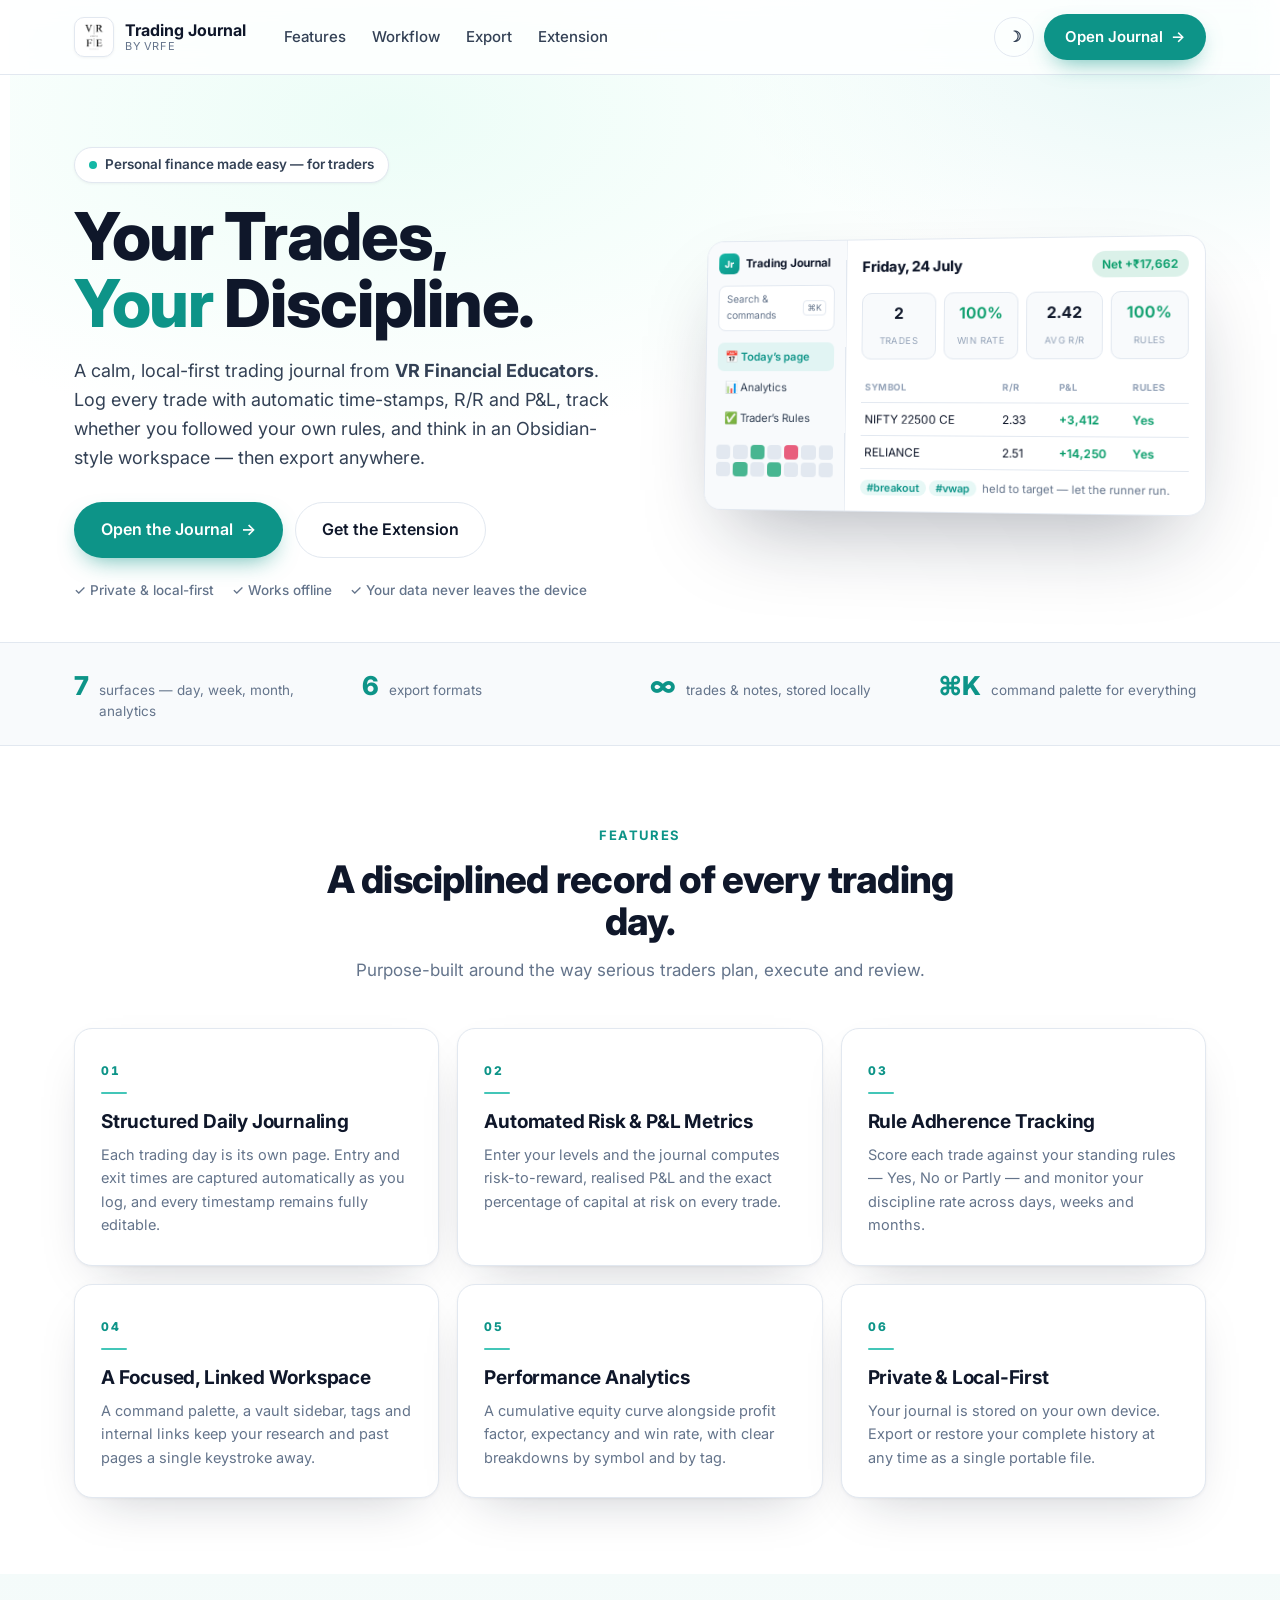
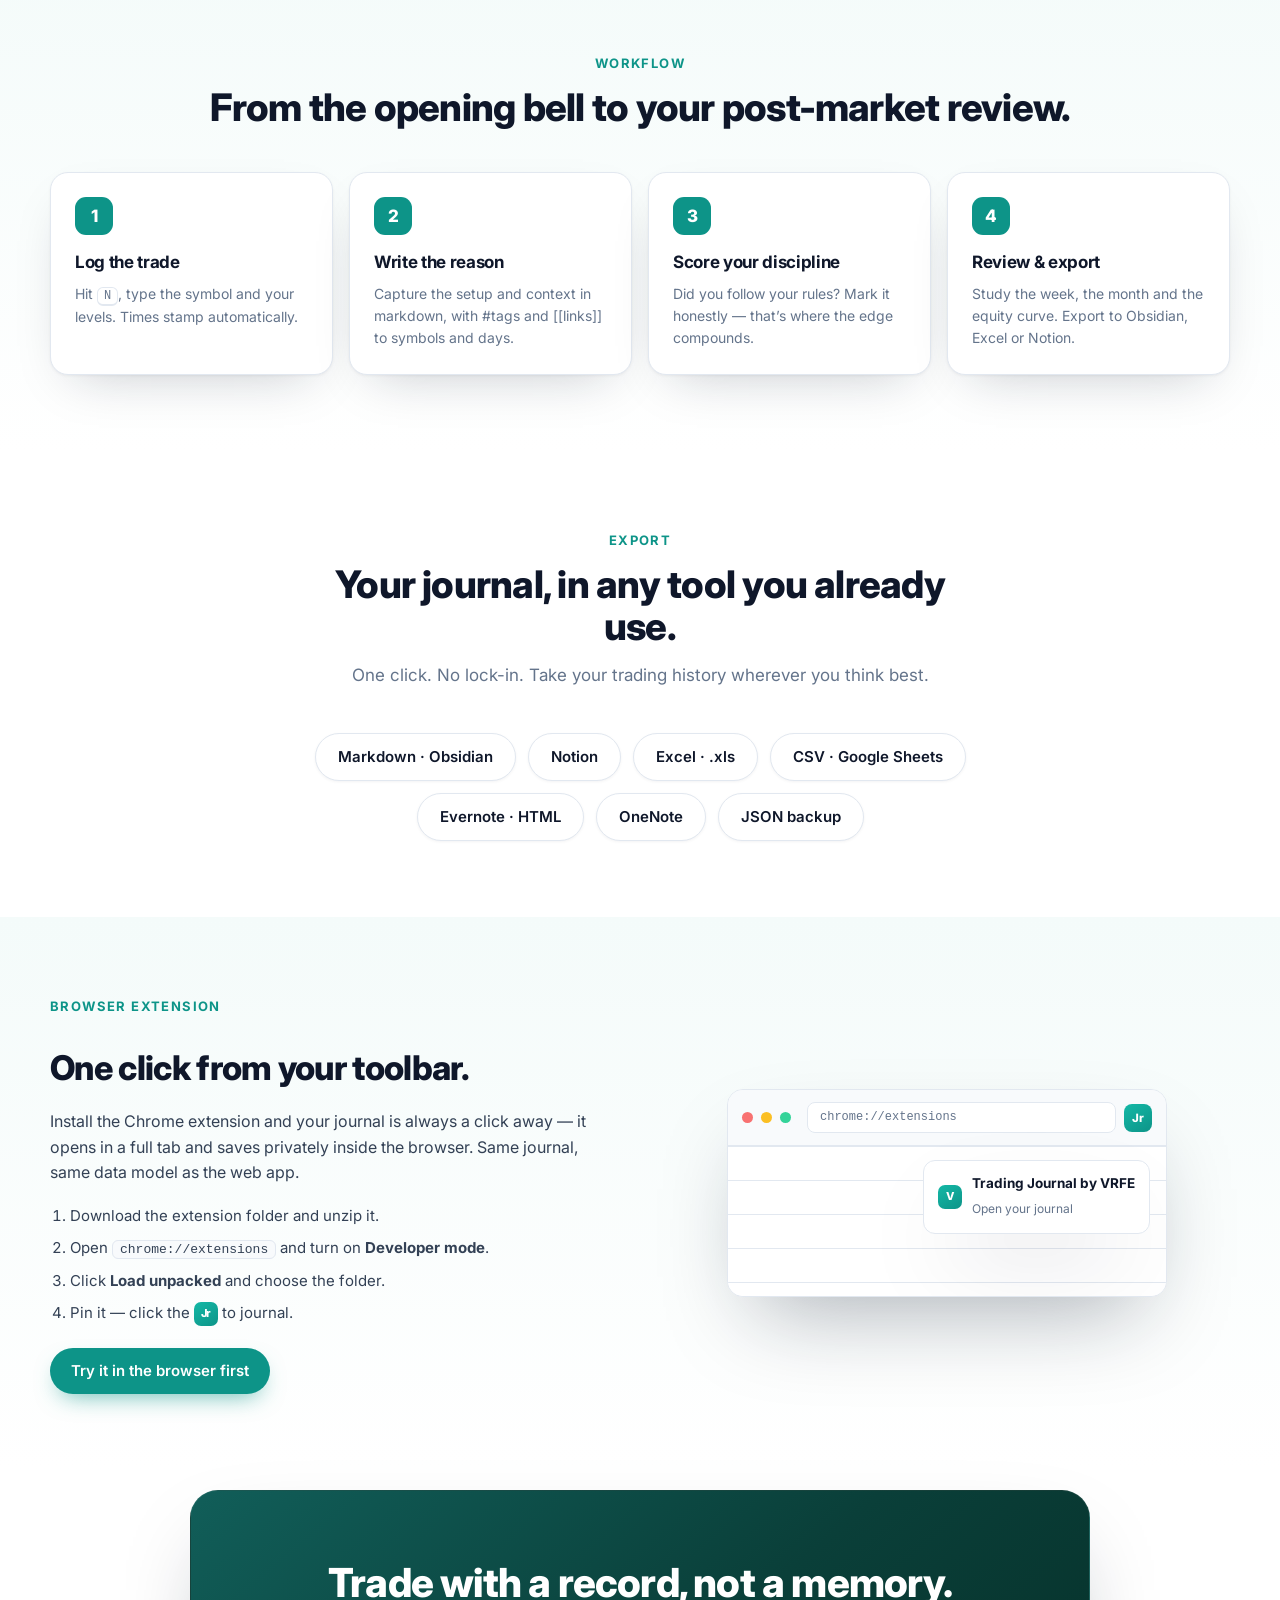
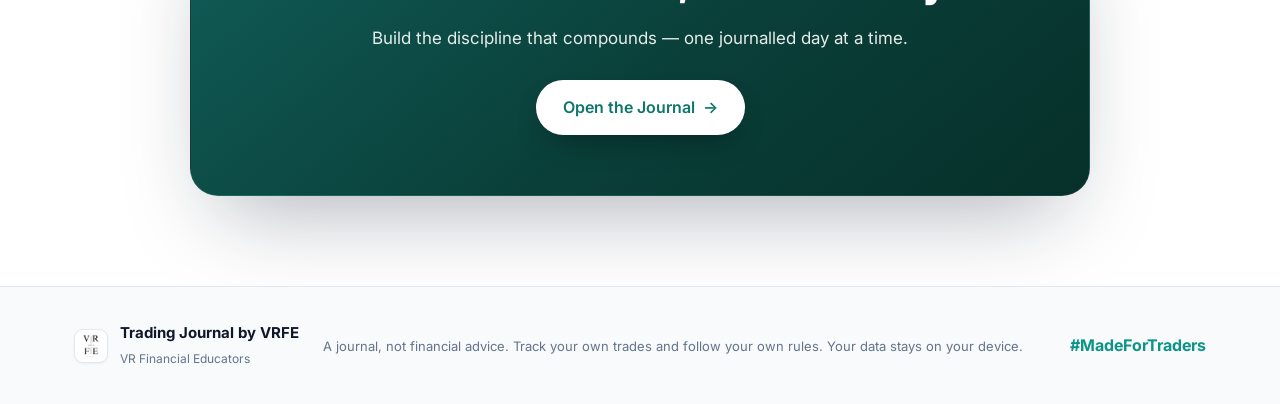
<file: index.html>
<!DOCTYPE html>
<html lang="en" data-theme="light">
<head>
<meta charset="utf-8">
<meta name="viewport" content="width=device-width, initial-scale=1">
<title>Trading Journal by VRFE — VR Financial Educators</title>
<meta name="description" content="A local-first trading journal by VR Financial Educators. Auto-timestamped trades, R/R and P&L, rule tracking, an Obsidian-style workspace, and one-click export to Markdown, Excel, Notion and Obsidian.">
<link rel="icon" href="icons/icon32.png">
<link rel="stylesheet" href="landing.css">
</head>
<body>

<header class="nav">
  <div class="nav-in">
    <a class="brand" href="index.html">
      <img class="brand-logo" src="icons/icon128.png" alt="VRFE — VR Financial Educators" width="128" height="128">
      <span class="brand-text"><span class="bt">Trading Journal</span><span class="bs">by VRFE</span></span>
    </a>
    <nav class="nav-links">
      <a href="#features">Features</a>
      <a href="#workflow">Workflow</a>
      <a href="#export">Export</a>
      <a href="#extension">Extension</a>
    </nav>
    <div class="nav-cta">
      <button class="pill ghost" id="themeToggle" title="Toggle theme" aria-label="Toggle theme">&#9789;</button>
      <a class="pill solid" href="app.html">Open Journal <span class="arr">&rarr;</span></a>
    </div>
  </div>
</header>

<main>
  <!-- HERO -->
  <section class="hero">
    <div class="hero-in">
      <span class="eyebrow"><span class="dot"></span> Personal finance made easy &mdash; for traders</span>
      <h1>Your Trades,<br><span class="accent">Your</span> Discipline.</h1>
      <p class="lede">A calm, local-first trading journal from <strong>VR Financial Educators</strong>. Log every trade with automatic time-stamps, R/R and P&amp;L, track whether you followed your own rules, and think in an Obsidian-style workspace &mdash; then export anywhere.</p>
      <div class="hero-cta">
        <a class="pill solid lg" href="app.html">Open the Journal <span class="arr">&rarr;</span></a>
        <a class="pill outline lg" href="#extension">Get the Extension</a>
      </div>
      <div class="hero-meta">
        <span>&#10003; Private &amp; local-first</span>
        <span>&#10003; Works offline</span>
        <span>&#10003; Your data never leaves the device</span>
      </div>
    </div>

    <!-- app preview mock -->
    <div class="hero-shot" aria-hidden="true">
      <div class="shot">
        <div class="shot-side">
          <div class="ss-brand"><span class="ss-mark">Jr</span><span>Trading Journal</span></div>
          <div class="ss-search">Search &amp; commands <span class="ss-k">&#8984;K</span></div>
          <div class="ss-item on">&#128197; Today&rsquo;s page</div>
          <div class="ss-item">&#128202; Analytics</div>
          <div class="ss-item">&#9989; Trader&rsquo;s Rules</div>
          <div class="ss-cal">
            <span></span><span></span><span class="g"></span><span></span><span class="r"></span><span></span><span></span>
            <span></span><span class="g"></span><span></span><span class="g"></span><span></span><span></span><span></span>
          </div>
        </div>
        <div class="shot-main">
          <div class="sm-top"><span class="sm-h">Friday, 24 July</span><span class="sm-pill pos">Net +₹17,662</span></div>
          <div class="sm-stats"><div><b>2</b><i>Trades</i></div><div><b class="pos">100%</b><i>Win rate</i></div><div><b>2.42</b><i>Avg R/R</i></div><div><b class="pos">100%</b><i>Rules</i></div></div>
          <div class="sm-row head"><span>Symbol</span><span>R/R</span><span>P&amp;L</span><span>Rules</span></div>
          <div class="sm-row"><span>NIFTY 22500 CE</span><span>2.33</span><span class="pos">+3,412</span><span class="pos">Yes</span></div>
          <div class="sm-row"><span>RELIANCE</span><span>2.51</span><span class="pos">+14,250</span><span class="pos">Yes</span></div>
          <div class="sm-note"><span class="tagx">#breakout</span><span class="tagx">#vwap</span> held to target &mdash; let the runner run.</div>
        </div>
      </div>
    </div>
  </section>

  <!-- TRUST STRIP -->
  <section class="strip">
    <div class="strip-in">
      <div><b>7</b><span>surfaces &mdash; day, week, month, analytics</span></div>
      <div><b>6</b><span>export formats</span></div>
      <div><b>&#8734;</b><span>trades &amp; notes, stored locally</span></div>
      <div><b>&#8984;K</b><span>command palette for everything</span></div>
    </div>
  </section>

  <!-- FEATURES -->
  <section id="features" class="section">
    <div class="section-head">
      <span class="kicker">Features</span>
      <h2>A disciplined record of every trading day.</h2>
      <p>Purpose-built around the way serious traders plan, execute and review.</p>
    </div>
    <div class="grid">
      <article class="feat">
        <span class="feat-n">01</span>
        <h3>Structured Daily Journaling</h3>
        <p>Each trading day is its own page. Entry and exit times are captured automatically as you log, and every timestamp remains fully editable.</p>
      </article>
      <article class="feat">
        <span class="feat-n">02</span>
        <h3>Automated Risk &amp; P&amp;L Metrics</h3>
        <p>Enter your levels and the journal computes risk-to-reward, realised P&amp;L and the exact percentage of capital at risk on every trade.</p>
      </article>
      <article class="feat">
        <span class="feat-n">03</span>
        <h3>Rule Adherence Tracking</h3>
        <p>Score each trade against your standing rules &mdash; Yes, No or Partly &mdash; and monitor your discipline rate across days, weeks and months.</p>
      </article>
      <article class="feat">
        <span class="feat-n">04</span>
        <h3>A Focused, Linked Workspace</h3>
        <p>A command palette, a vault sidebar, tags and internal links keep your research and past pages a single keystroke away.</p>
      </article>
      <article class="feat">
        <span class="feat-n">05</span>
        <h3>Performance Analytics</h3>
        <p>A cumulative equity curve alongside profit factor, expectancy and win rate, with clear breakdowns by symbol and by tag.</p>
      </article>
      <article class="feat">
        <span class="feat-n">06</span>
        <h3>Private &amp; Local-First</h3>
        <p>Your journal is stored on your own device. Export or restore your complete history at any time as a single portable file.</p>
      </article>
    </div>
  </section>

  <!-- WORKFLOW -->
  <section id="workflow" class="section alt">
    <div class="section-head">
      <span class="kicker">Workflow</span>
      <h2>From the opening bell to your post-market review.</h2>
    </div>
    <div class="steps">
      <div class="step"><span class="sn">1</span><h3>Log the trade</h3><p>Hit <span class="kbd">N</span>, type the symbol and your levels. Times stamp automatically.</p></div>
      <div class="step"><span class="sn">2</span><h3>Write the reason</h3><p>Capture the setup and context in markdown, with #tags and [[links]] to symbols and days.</p></div>
      <div class="step"><span class="sn">3</span><h3>Score your discipline</h3><p>Did you follow your rules? Mark it honestly &mdash; that&rsquo;s where the edge compounds.</p></div>
      <div class="step"><span class="sn">4</span><h3>Review &amp; export</h3><p>Study the week, the month and the equity curve. Export to Obsidian, Excel or Notion.</p></div>
    </div>
  </section>

  <!-- EXPORT -->
  <section id="export" class="section">
    <div class="section-head">
      <span class="kicker">Export</span>
      <h2>Your journal, in any tool you already use.</h2>
      <p>One click. No lock-in. Take your trading history wherever you think best.</p>
    </div>
    <div class="chips">
      <span class="ex-chip">Markdown &middot; Obsidian</span>
      <span class="ex-chip">Notion</span>
      <span class="ex-chip">Excel &middot; .xls</span>
      <span class="ex-chip">CSV &middot; Google Sheets</span>
      <span class="ex-chip">Evernote &middot; HTML</span>
      <span class="ex-chip">OneNote</span>
      <span class="ex-chip">JSON backup</span>
    </div>
  </section>

  <!-- EXTENSION -->
  <section id="extension" class="section alt">
    <div class="ext-wrap">
      <div class="ext-copy">
        <span class="kicker">Browser extension</span>
        <h2>One click from your toolbar.</h2>
        <p>Install the Chrome extension and your journal is always a click away &mdash; it opens in a full tab and saves privately inside the browser. Same journal, same data model as the web app.</p>
        <ol class="ext-steps">
          <li>Download the extension folder and unzip it.</li>
          <li>Open <code>chrome://extensions</code> and turn on <strong>Developer mode</strong>.</li>
          <li>Click <strong>Load unpacked</strong> and choose the folder.</li>
          <li>Pin it &mdash; click the <span class="mini-mark">Jr</span> to journal.</li>
        </ol>
        <div class="ext-cta">
          <a class="pill solid" href="app.html">Try it in the browser first</a>
        </div>
      </div>
      <div class="ext-art" aria-hidden="true">
        <div class="browser">
          <div class="bbar"><span class="bdot r"></span><span class="bdot y"></span><span class="bdot g"></span><div class="burl">chrome://extensions</div><div class="bext">Jr</div></div>
          <div class="bbody">
            <div class="bpop"><span class="mini-mark">V</span><div><b>Trading Journal by VRFE</b><i>Open your journal</i></div></div>
          </div>
        </div>
      </div>
    </div>
  </section>

  <!-- CTA -->
  <section class="cta">
    <div class="cta-in">
      <h2>Trade with a record, not a memory.</h2>
      <p>Build the discipline that compounds &mdash; one journalled day at a time.</p>
      <a class="pill solid lg" href="app.html">Open the Journal <span class="arr">&rarr;</span></a>
    </div>
  </section>
</main>

<footer class="foot">
  <div class="foot-in">
    <div class="foot-brand">
      <img class="brand-logo sm" src="icons/icon128.png" alt="VRFE" width="128" height="128">
      <div><b>Trading Journal by VRFE</b><span>VR Financial Educators</span></div>
    </div>
    <p class="disc">A journal, not financial advice. Track your own trades and follow your own rules. Your data stays on your device.</p>
    <span class="hash">#MadeForTraders</span>
  </div>
</footer>

<script>
  (function () {
    var root = document.documentElement;
    try { var t = localStorage.getItem('vrfe_landing_theme'); if (t) root.dataset.theme = t; } catch (e) {}
    document.getElementById('themeToggle').addEventListener('click', function () {
      var next = root.dataset.theme === 'dark' ? 'light' : 'dark';
      root.dataset.theme = next;
      try { localStorage.setItem('vrfe_landing_theme', next); } catch (e) {}
    });
  })();
</script>
</body>
</html>
</file>
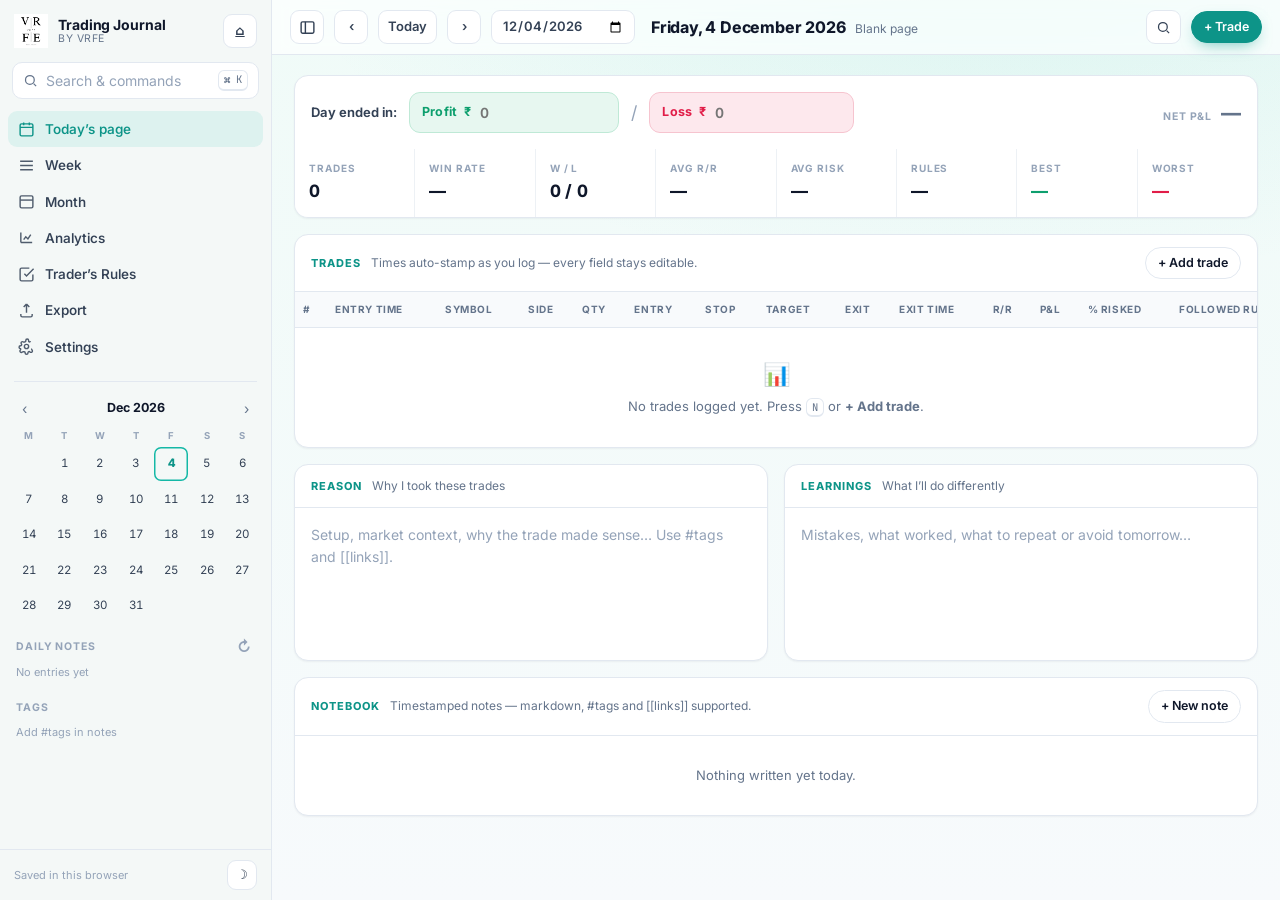
<file: app.html>
<!DOCTYPE html>
<html lang="en" data-theme="light">

<head>
  <meta charset="utf-8">
  <meta name="viewport" content="width=device-width, initial-scale=1">
  <title>Trading Journal by VRFE</title>
  <link rel="icon" href="icons/icon32.png">
  <link rel="stylesheet" href="app.css?v=2">
</head>

<body>
  <div class="app" id="app">

    <!-- ==================== SIDEBAR (vault) ==================== -->
    <aside class="sidebar">
      <div class="sb-brand">
        <img class="brand-logo" src="icons/icon128.png" alt="VRFE" width="34" height="34">
        <div class="brand-text">
          <div class="brand-title">Trading Journal</div>
          <div class="brand-sub">by VRFE</div>
        </div>
        <a class="iconbtn only no-print" id="homeLink" title="Home" style="margin-left:auto"
          href="index.html">&#8962;</a>
      </div>

      <button class="sb-search no-print" id="cmdkOpen">
        <svg class="ic" viewBox="0 0 24 24" width="15" height="15" fill="none" stroke="currentColor" stroke-width="2">
          <circle cx="11" cy="11" r="7" />
          <path d="M21 21l-4-4" />
        </svg>
        <span style="color:var(--ink-4)">Search &amp; commands</span>
        <span class="kbd">&#8984; K</span>
      </button>

      <nav class="sb-nav" id="sbNav">
        <button class="sb-item active" data-view="day">
          <svg class="ic" viewBox="0 0 24 24" fill="none" stroke="currentColor" stroke-width="2">
            <rect x="3" y="4" width="18" height="17" rx="2" />
            <path d="M3 9h18M8 2v4M16 2v4" />
          </svg>
          Today&rsquo;s page
        </button>
        <button class="sb-item" data-view="week">
          <svg class="ic" viewBox="0 0 24 24" fill="none" stroke="currentColor" stroke-width="2">
            <path d="M3 6h18M3 12h18M3 18h18" />
          </svg>
          Week
        </button>
        <button class="sb-item" data-view="month">
          <svg class="ic" viewBox="0 0 24 24" fill="none" stroke="currentColor" stroke-width="2">
            <rect x="3" y="4" width="18" height="17" rx="2" />
            <path d="M3 10h18" />
          </svg>
          Month
        </button>
        <button class="sb-item" data-view="analytics">
          <svg class="ic" viewBox="0 0 24 24" fill="none" stroke="currentColor" stroke-width="2">
            <path d="M4 19V5M4 19h16M8 15l3-4 3 3 4-6" />
          </svg>
          Analytics
        </button>
        <button class="sb-item" data-view="rules">
          <svg class="ic" viewBox="0 0 24 24" fill="none" stroke="currentColor" stroke-width="2">
            <path d="M9 11l3 3L22 4M21 12v7a2 2 0 0 1-2 2H5a2 2 0 0 1-2-2V5a2 2 0 0 1 2-2h11" />
          </svg>
          Trader&rsquo;s Rules
        </button>
        <button class="sb-item" data-view="export">
          <svg class="ic" viewBox="0 0 24 24" fill="none" stroke="currentColor" stroke-width="2">
            <path d="M12 3v12m0-12l-4 4m4-4l4 4M4 17v2a2 2 0 0 0 2 2h12a2 2 0 0 0 2-2v-2" />
          </svg>
          Export
        </button>
        <button class="sb-item" data-view="settings">
          <svg class="ic" viewBox="0 0 24 24" fill="none" stroke="currentColor" stroke-width="2">
            <circle cx="12" cy="12" r="3" />
            <path
              d="M19.4 15a1.65 1.65 0 0 0 .33 1.82l.06.06a2 2 0 1 1-2.83 2.83l-.06-.06a1.65 1.65 0 0 0-2.82 1.17V21a2 2 0 0 1-4 0v-.09A1.65 1.65 0 0 0 8 19.4a1.65 1.65 0 0 0-1.82.33l-.06.06a2 2 0 1 1-2.83-2.83l.06-.06A1.65 1.65 0 0 0 3.6 15H3.5a2 2 0 0 1 0-4h.09A1.65 1.65 0 0 0 5 8.6l-.06-.05a2 2 0 1 1 2.83-2.83l.06.06A1.65 1.65 0 0 0 9 5.6h.09A1.65 1.65 0 0 0 11 3.6V3.5a2 2 0 0 1 4 0v.09A1.65 1.65 0 0 0 16 5.6h.09a1.65 1.65 0 0 0 1.51-1.17" />
          </svg>
          Settings
        </button>
      </nav>

      <div class="sb-sep"></div>

      <div class="sb-scroll">
        <div class="mini-cal">
          <div class="mc-head">
            <button class="mc-nav" id="mcPrev">&#8249;</button>
            <div class="mc-title" id="mcTitle">—</div>
            <button class="mc-nav" id="mcNext">&#8250;</button>
          </div>
          <div class="mc-grid" id="mcGrid"></div>
        </div>

        <div class="sb-head">Daily notes <button id="sbNewDay" title="Go to today">&#8635;</button></div>
        <div id="dayList"></div>

        <div class="sb-head" style="margin-top:6px">Tags</div>
        <div id="tagList" style="padding-bottom:8px"></div>
      </div>

      <div class="sb-foot no-print">
        <span class="grow" style="font-size:11px;color:var(--ink-4)" id="storeInfo">Saved locally</span>
        <button class="iconbtn only" id="themeBtn" title="Toggle theme"
          style="height:30px;min-width:30px">&#9789;</button>
      </div>
    </aside>
    <div class="scrim" id="scrim"></div>

    <!-- ==================== MAIN ==================== -->
    <main class="main">
      <div class="topbar">
        <button class="iconbtn only no-print" id="sbToggle" title="Toggle sidebar">
          <svg viewBox="0 0 24 24" width="17" height="17" fill="none" stroke="currentColor" stroke-width="2">
            <rect x="3" y="4" width="18" height="16" rx="2" />
            <path d="M9 4v16" />
          </svg>
        </button>
        <button class="iconbtn only no-print" id="navPrev" title="Previous day">&#8249;</button>
        <button class="iconbtn no-print" id="navToday">Today</button>
        <button class="iconbtn only no-print" id="navNext" title="Next day">&#8250;</button>
        <input type="date" class="iconbtn no-print" id="datePick" style="padding:0 10px">
        <div class="crumb" style="margin-left:6px">
          <span class="h" id="crumbH">&nbsp;</span>
          <span class="s" id="crumbS">&nbsp;</span>
        </div>
        <div class="grow"></div>
        <button class="iconbtn no-print" id="cmdkOpen2" title="Command palette (⌘K)">
          <svg viewBox="0 0 24 24" width="15" height="15" fill="none" stroke="currentColor" stroke-width="2">
            <circle cx="11" cy="11" r="7" />
            <path d="M21 21l-4-4" />
          </svg>
        </button>
        <button class="btn primary sm no-print" id="addTradeTop">+ Trade</button>
      </div>

      <div class="content" id="content">
        <div class="pad">

          <!-- ===== DAY ===== -->
          <section id="view-day">
            <div class="card">
              <div class="dayresult">
                <span class="dr-label">Day ended in:</span>
                <div class="chip profit"><span class="nm">Profit</span><span class="nm cur">&#8377;</span><input
                    id="dayProfit" inputmode="decimal" placeholder="0"></div>
                <span class="slash">/</span>
                <div class="chip loss"><span class="nm">Loss</span><span class="nm cur">&#8377;</span><input
                    id="dayLoss" inputmode="decimal" placeholder="0"></div>
                <div class="net"><span class="k">Net P&amp;L</span><span class="v" id="dayNet">&mdash;</span></div>
              </div>
              <div class="stats" id="dayStats"></div>
            </div>

            <div class="card">
              <div class="card-head">
                <span class="card-title">Trades</span>
                <span class="card-sub">Times auto-stamp as you log &mdash; every field stays editable.</span>
                <div class="grow"></div>
                <button class="btn sm no-print" id="addTrade2">+ Add trade</button>
              </div>
              <div class="tscroll">
                <table class="trades">
                  <thead>
                    <tr>
                      <th class="rownum">#</th>
                      <th>Entry Time</th>
                      <th>Symbol</th>
                      <th>Side</th>
                      <th class="num">Qty</th>
                      <th class="num">Entry</th>
                      <th class="num">Stop</th>
                      <th class="num">Target</th>
                      <th class="num">Exit</th>
                      <th>Exit Time</th>
                      <th class="num">R/R</th>
                      <th class="num">P&amp;L</th>
                      <th class="num">% Risked</th>
                      <th>Followed rules?</th>
                      <th>Note</th>
                      <th class="no-print"></th>
                    </tr>
                  </thead>
                  <tbody id="tradeBody"></tbody>
                </table>
              </div>
              <div class="empty hidden" id="tradeEmpty">
                <div class="big">&#128202;</div>No trades logged yet. Press <span class="kbd">N</span> or <strong>+ Add
                  trade</strong>.
              </div>
            </div>

            <div class="two-col">
              <div class="card">
                <div class="card-head"><span class="card-title">Reason</span><span class="card-sub">Why I took these
                    trades</span></div>
                <div class="card-body" data-md="reason"
                  data-ph="Setup, market context, why the trade made sense&hellip; Use #tags and [[links]]."></div>
              </div>
              <div class="card">
                <div class="card-head"><span class="card-title">Learnings</span><span class="card-sub">What I&rsquo;ll
                    do differently</span></div>
                <div class="card-body" data-md="learnings"
                  data-ph="Mistakes, what worked, what to repeat or avoid tomorrow&hellip;"></div>
              </div>
            </div>

            <div class="card">
              <div class="card-head">
                <span class="card-title">Notebook</span>
                <span class="card-sub">Timestamped notes &mdash; markdown, #tags and [[links]] supported.</span>
                <div class="grow"></div>
                <button class="btn sm no-print" id="addNote">+ New note</button>
              </div>
              <div id="noteList"></div>
              <div class="empty hidden" id="noteEmpty">Nothing written yet today.</div>
            </div>

            <div class="card" id="backlinkCard">
              <div class="card-head"><span class="card-title">Linked mentions</span><span class="card-sub"
                  id="blSub">Other days that link here</span></div>
              <div class="backlinks" id="backlinks"></div>
            </div>
          </section>

          <!-- ===== WEEK ===== -->
          <section id="view-week" class="hidden">
            <div class="card">
              <div class="stats" id="weekStats"></div>
            </div>
            <div class="card">
              <table class="grid" id="weekTable"></table>
            </div>
          </section>

          <!-- ===== MONTH ===== -->
          <section id="view-month" class="hidden">
            <div class="card">
              <div class="stats" id="monthStats"></div>
            </div>
            <div class="card">
              <div class="cal" id="calendar"></div>
            </div>
          </section>

          <!-- ===== ANALYTICS ===== -->
          <section id="view-analytics" class="hidden">
            <div class="card">
              <div class="card-head"><span class="card-title">Equity curve</span><span class="card-sub"
                  id="eqSub">Cumulative net P&amp;L</span>
                <div class="grow"></div>
                <div class="seg no-print" id="eqSeg">
                  <button data-eq="30" class="active">30d</button><button data-eq="90">90d</button><button
                    data-eq="365">1y</button><button data-eq="all">All</button>
                </div>
              </div>
              <div class="equity" id="equity"></div>
            </div>
            <div class="card">
              <div class="stats" id="anStats"></div>
            </div>
            <div class="two-col">
              <div class="card">
                <div class="card-head"><span class="card-title">By symbol</span></div>
                <table class="grid" id="bySymbol"></table>
              </div>
              <div class="card">
                <div class="card-head"><span class="card-title">By tag</span></div>
                <table class="grid" id="byTag"></table>
              </div>
            </div>
          </section>

          <!-- ===== RULES ===== -->
          <section id="view-rules" class="hidden">
            <div class="card">
              <div class="rules-hero">
                <h2>Trader&rsquo;s Rules</h2>
                <p>Your standing rules, exported with every journal. Edit freely to match your system.</p>
              </div>
              <ul class="rules-list" id="rulesList"></ul>
              <div class="card-body no-print"
                style="display:flex;gap:8px;flex-wrap:wrap;border-top:1px solid var(--line)">
                <button class="btn" id="addRule">+ Add rule</button>
                <button class="btn ghost" id="resetRules">Restore VRFE defaults</button>
              </div>
            </div>
          </section>

          <!-- ===== EXPORT ===== -->
          <section id="view-export" class="hidden">
            <div class="card">
              <div class="card-head"><span class="card-title">Export range</span>
                <div class="grow"></div>
                <div class="seg" id="scopeSeg">
                  <button data-scope="day" class="active">Day</button><button data-scope="week">Week</button><button
                    data-scope="month">Month</button><button data-scope="all">Everything</button>
                </div>
              </div>
              <div class="card-body">
                <div class="exp-grid">
                  <div class="exp-card">
                    <h4>Markdown <span class="badge">Obsidian · Notion</span></h4>
                    <p>YAML front-matter, tables, #tags and [[links]] preserved. Drops straight into a vault.</p>
                    <div class="exp-actions"><button class="btn primary sm" data-dl="md">Download</button><button
                        class="btn sm" data-copy="md">Copy</button><button class="btn sm ghost"
                        data-prev="md">Preview</button></div>
                  </div>
                  <div class="exp-card">
                    <h4>Trades CSV <span class="badge">Excel · Sheets</span></h4>
                    <p>One row per trade. Opens in Excel, Google Sheets or a Notion database.</p>
                    <div class="exp-actions"><button class="btn primary sm" data-dl="csv">Download</button><button
                        class="btn sm" data-copy="csv">Copy</button><button class="btn sm ghost"
                        data-prev="csv">Preview</button></div>
                  </div>
                  <div class="exp-card">
                    <h4>Daily summary CSV</h4>
                    <p>One row per day &mdash; P&amp;L, win rate, rule adherence, reason &amp; learnings.</p>
                    <div class="exp-actions"><button class="btn primary sm" data-dl="daycsv">Download</button><button
                        class="btn sm" data-copy="daycsv">Copy</button><button class="btn sm ghost"
                        data-prev="daycsv">Preview</button></div>
                  </div>
                  <div class="exp-card">
                    <h4>Excel workbook <span class="badge">.xls</span></h4>
                    <p>Formatted, styled sheet. Double-click to open in Excel or Numbers.</p>
                    <div class="exp-actions"><button class="btn primary sm" data-dl="xls">Download</button></div>
                  </div>
                  <div class="exp-card">
                    <h4>Rich HTML <span class="badge">Evernote</span></h4>
                    <p>For Evernote &amp; OneNote &mdash; download or copy and paste directly in.</p>
                    <div class="exp-actions"><button class="btn primary sm" data-dl="html">Download</button><button
                        class="btn sm" data-copy="html">Copy</button></div>
                  </div>
                  <div class="exp-card">
                    <h4>JSON backup</h4>
                    <p>Complete backup of every day, trade, note &amp; rule. Restore from Settings.</p>
                    <div class="exp-actions"><button class="btn primary sm" data-dl="json">Download</button></div>
                  </div>
                </div>
                <pre class="preview hidden" id="preview"></pre>
              </div>
            </div>
          </section>

          <!-- ===== SETTINGS ===== -->
          <section id="view-settings" class="hidden">
            <div class="two-col">
              <div class="card">
                <div class="card-head"><span class="card-title">Account</span></div>
                <div class="card-body">
                  <div class="field"><label for="setName">Trader name</label><input id="setName"
                      placeholder="Your name"></div>
                  <div class="field"><label for="setAccount">Account size</label><input id="setAccount"
                      inputmode="decimal" placeholder="100000"><span class="hint">Drives <strong>% of account
                        risked</strong> on every trade.</span></div>
                  <div class="field"><label for="setCurrency">Currency symbol</label><input id="setCurrency"
                      placeholder="&#8377;"></div>
                  <div class="field"><label for="setStamp">Auto timestamp</label><select id="setStamp">
                      <option value="on">On &mdash; stamp date &amp; time automatically (editable)</option>
                      <option value="off">Off &mdash; enter times manually</option>
                    </select></div>
                </div>
              </div>
              <div class="card">
                <div class="card-head"><span class="card-title">Data</span></div>
                <div class="card-body">
                  <div class="field"><label>Backup</label>
                    <div style="display:flex;gap:8px;flex-wrap:wrap"><button class="btn" id="btnBackup">Download JSON
                        backup</button><button class="btn" id="btnRestore">Restore from file</button><input type="file"
                        id="restoreFile" accept="application/json" class="hidden"></div><span class="hint">Everything
                      stays on this device. Nothing is uploaded.</span>
                  </div>
                  <div class="field"><label>Sample data</label>
                    <div><button class="btn" id="btnDemo">Load demo week</button></div><span class="hint">Fills the last
                      5 weekdays with example trades.</span>
                  </div>
                  <div class="field"><label>Danger zone</label>
                    <div style="display:flex;gap:8px;flex-wrap:wrap"><button class="btn danger" id="btnClearDay">Clear
                        this day</button><button class="btn danger" id="btnClearAll">Erase all data</button></div>
                  </div>
                  <div class="field"><label>About</label><span class="hint">Trading Journal by VRFE (VR Financial
                      Educators) &middot; v2.0<br>A journal, not advice. Track your own trades, follow your own
                      rules.</span></div>
                </div>
              </div>
            </div>
          </section>

        </div>
      </div>
    </main>
  </div>

  <!-- command palette -->
  <div class="cmdk-back hidden" id="cmdkBack">
    <div class="cmdk" role="dialog" aria-label="Command palette">
      <div class="cmdk-in">
        <svg class="ic" viewBox="0 0 24 24" fill="none" stroke="currentColor" stroke-width="2">
          <circle cx="11" cy="11" r="7" />
          <path d="M21 21l-4-4" />
        </svg>
        <input id="cmdkInput" placeholder="Jump to a day, search notes, or run a command…" autocomplete="off">
      </div>
      <div class="cmdk-list" id="cmdkList"></div>
      <div class="cmdk-foot">
        <span><span class="kbd">&#8593;&#8595;</span> navigate</span>
        <span><span class="kbd">&#8629;</span> open</span>
        <span><span class="kbd">esc</span> close</span>
        <span style="margin-left:auto">Type <strong>&gt;</strong> for commands, <strong>#</strong> for tags</span>
      </div>
    </div>
  </div>

  <div id="toast"></div>
  <script src="app.js"></script>
</body>

</html>
</file>
<file: landing.css>
/* ============================================================
   Trading Journal by VRFE — landing page
   Design language mirrors vrpersonalfinance.in (Inter · teal · slate)
   ============================================================ */
@import url('https://fonts.googleapis.com/css2?family=Inter:wght@400;500;600;700;800&display=swap');

:root {
  --teal: #14B8A6; --teal-600: #0D9488; --teal-700: #0F766E; --teal-400: #2DD4BF;
  --teal-tint: rgba(20,184,166,.10);
  --ink: #0F172A; --ink-2: #334155; --ink-3: #64748B; --ink-4: #94A3B8;
  --bg: #FFFFFF; --panel: #FFFFFF; --panel-2: #F8FAFC; --line: #E2E8F0;
  --mint-a: #ECFDF7; --mint-b: #F4FBFA;
  --green: #0E9F6E; --rose: #E11D48;
  --shadow: 0 1px 3px rgba(15,23,42,.05), 0 20px 50px -24px rgba(15,23,42,.25);
  --shadow-lg: 0 40px 90px -30px rgba(15,23,42,.35);
  --font: 'Inter', system-ui, -apple-system, "Segoe UI", Roboto, sans-serif;
  --radius: 18px;
}
[data-theme="dark"] {
  --teal: #2DD4BF; --teal-600: #14B8A6; --teal-700: #5EEAD4; --teal-400: #5EEAD4;
  --teal-tint: rgba(45,212,191,.14);
  --ink: #E7ECF3; --ink-2: #B6C2D1; --ink-3: #8A99AC; --ink-4: #64748B;
  --bg: #0B1120; --panel: #111A2B; --panel-2: #0E1626; --line: #1F2C43;
  --mint-a: #0B1A18; --mint-b: #0B1120;
  --green: #34D399; --rose: #FB7185;
  --shadow: 0 1px 3px rgba(0,0,0,.4), 0 24px 60px -28px rgba(0,0,0,.7);
  --shadow-lg: 0 50px 100px -30px rgba(0,0,0,.8);
}

* { box-sizing: border-box; }
html { scroll-behavior: smooth; }
body {
  margin: 0; font-family: var(--font); color: var(--ink); background: var(--bg);
  font-size: 16px; line-height: 1.6; -webkit-font-smoothing: antialiased;
}
a { color: inherit; text-decoration: none; }
::selection { background: var(--teal-tint); }
h1, h2, h3 { letter-spacing: -.02em; }

.pill {
  display: inline-flex; align-items: center; gap: 8px; border-radius: 999px;
  padding: 10px 20px; font-weight: 600; font-size: 15px; cursor: pointer;
  border: 1px solid transparent; transition: transform .06s, background .16s, border-color .16s, box-shadow .16s;
  white-space: nowrap;
}
.pill:active { transform: translateY(1px); }
.pill.solid { background: var(--teal-600); color: #fff; box-shadow: 0 10px 24px -10px rgba(13,148,136,.7); }
.pill.solid:hover { background: var(--teal-700); }
.pill.outline { border-color: var(--line); background: var(--panel); color: var(--ink); }
.pill.outline:hover { border-color: var(--teal); }
.pill.ghost { background: transparent; border-color: var(--line); color: var(--ink-2); width: 40px; height: 40px; justify-content: center; padding: 0; }
.pill.ghost:hover { border-color: var(--teal); color: var(--ink); }
.pill.lg { padding: 14px 26px; font-size: 16px; }
.arr { transition: transform .16s; }
.pill:hover .arr { transform: translateX(3px); }

.kbd { font-family: ui-monospace, Menlo, monospace; font-size: 12px; border: 1px solid var(--line); border-bottom-width: 2px; border-radius: 6px; padding: 1px 6px; color: var(--ink-3); background: var(--panel); }

/* ---------------- nav ---------------- */
.nav { position: sticky; top: 0; z-index: 50; background: color-mix(in srgb, var(--bg) 82%, transparent); backdrop-filter: saturate(150%) blur(12px); border-bottom: 1px solid var(--line); }
.nav-in { max-width: 1180px; margin: 0 auto; padding: 14px 24px; display: flex; align-items: center; gap: 20px; }
.brand { display: flex; align-items: center; gap: 11px; }
.brand-mark { width: 38px; height: 38px; border-radius: 11px; background: linear-gradient(145deg, var(--teal), var(--teal-600)); color: #fff; display: grid; place-items: center; font-weight: 800; font-size: 18px; box-shadow: 0 6px 16px -5px rgba(20,184,166,.6); }
.brand-mark.sm { width: 32px; height: 32px; font-size: 15px; border-radius: 9px; }
.brand-logo { width: 40px; height: 40px; border-radius: 10px; object-fit: contain; background: #fff; padding: 4px; border: 1px solid var(--line); box-shadow: var(--shadow); flex: none; }
.brand-logo.sm { width: 34px; height: 34px; padding: 3px; border-radius: 9px; }
.brand-text { display: flex; flex-direction: column; line-height: 1.15; }
.brand-text .bt { font-weight: 700; font-size: 16px; }
.brand-text .bs { font-size: 11px; color: var(--ink-3); text-transform: uppercase; letter-spacing: .6px; }
.nav-links { display: flex; gap: 26px; margin-left: 18px; }
.nav-links a { font-size: 15px; color: var(--ink-2); font-weight: 500; }
.nav-links a:hover { color: var(--teal-600); }
.nav-cta { margin-left: auto; display: flex; align-items: center; gap: 10px; }

/* ---------------- hero ---------------- */
.hero { position: relative; max-width: 1180px; margin: 0 auto; padding: 72px 24px 40px; display: grid; grid-template-columns: 1.05fr .95fr; gap: 40px; align-items: center; }
.hero::before { content: ''; position: absolute; inset: -80px -40px auto -40px; height: 620px; z-index: -1; background: radial-gradient(900px 460px at 30% 20%, var(--mint-a), transparent 70%), radial-gradient(700px 380px at 92% 8%, var(--teal-tint), transparent 65%); }
.eyebrow { display: inline-flex; align-items: center; gap: 8px; background: var(--panel); border: 1px solid var(--line); color: var(--ink-2); font-weight: 600; font-size: 13.5px; padding: 6px 14px; border-radius: 999px; box-shadow: var(--shadow); }
.eyebrow .dot { width: 8px; height: 8px; border-radius: 50%; background: var(--teal); }
.hero h1 { font-size: 66px; line-height: 1.02; font-weight: 800; margin: 20px 0 0; }
.hero h1 .accent { color: var(--teal-600); }
.lede { font-size: 18px; color: var(--ink-2); margin: 20px 0 0; max-width: 560px; }
.hero-cta { display: flex; gap: 12px; margin-top: 30px; flex-wrap: wrap; }
.hero-meta { display: flex; gap: 18px; margin-top: 22px; flex-wrap: wrap; color: var(--ink-3); font-size: 13.5px; font-weight: 500; }

/* app shot */
.hero-shot { perspective: 1600px; }
.shot { display: grid; grid-template-columns: 150px 1fr; background: var(--panel); border: 1px solid var(--line); border-radius: var(--radius); overflow: hidden; box-shadow: var(--shadow-lg); transform: rotateY(-9deg) rotateX(3deg); transform-origin: right center; }
.shot-side { background: var(--panel-2); border-right: 1px solid var(--line); padding: 12px; }
.ss-brand { display: flex; align-items: center; gap: 7px; font-size: 12px; font-weight: 700; }
.ss-mark { width: 22px; height: 22px; border-radius: 6px; background: linear-gradient(145deg, var(--teal), var(--teal-600)); color: #fff; display: grid; place-items: center; font-weight: 800; font-size: 10px; letter-spacing: -.3px; }
.ss-search { margin: 12px 0; font-size: 10.5px; color: var(--ink-3); border: 1px solid var(--line); background: var(--panel); border-radius: 8px; padding: 6px 8px; display: flex; align-items: center; justify-content: space-between; }
.ss-k { font-size: 9px; border: 1px solid var(--line); border-radius: 4px; padding: 0 4px; }
.ss-item { font-size: 11.5px; color: var(--ink-2); padding: 6px 8px; border-radius: 7px; margin-bottom: 2px; }
.ss-item.on { background: var(--teal-tint); color: var(--teal-600); font-weight: 600; }
.ss-cal { display: grid; grid-template-columns: repeat(7, 1fr); gap: 3px; margin-top: 12px; }
.ss-cal span { aspect-ratio: 1; border-radius: 4px; background: var(--line); }
.ss-cal .g { background: var(--green); opacity: .75; }
.ss-cal .r { background: var(--rose); opacity: .7; }
.shot-main { padding: 14px 16px; }
.sm-top { display: flex; align-items: center; justify-content: space-between; }
.sm-h { font-weight: 750; font-size: 15px; }
.sm-pill { font-size: 12px; font-weight: 700; padding: 4px 10px; border-radius: 999px; }
.sm-pill.pos { background: color-mix(in srgb, var(--green) 15%, transparent); color: var(--green); }
.sm-stats { display: grid; grid-template-columns: repeat(4, 1fr); gap: 8px; margin: 14px 0; }
.sm-stats div { background: var(--panel-2); border: 1px solid var(--line); border-radius: 10px; padding: 8px; text-align: center; }
.sm-stats b { display: block; font-size: 16px; } .sm-stats i { font-style: normal; font-size: 9.5px; color: var(--ink-4); text-transform: uppercase; letter-spacing: .4px; }
.sm-row { display: grid; grid-template-columns: 1.6fr .6fr .8fr .6fr; gap: 6px; font-size: 12px; padding: 7px 4px; border-bottom: 1px solid var(--line); align-items: center; }
.sm-row.head { color: var(--ink-4); font-size: 9.5px; text-transform: uppercase; letter-spacing: .5px; font-weight: 700; }
.sm-note { margin-top: 10px; font-size: 11.5px; color: var(--ink-3); }
.pos { color: var(--green); font-weight: 650; } .neg { color: var(--rose); }
.tagx { color: var(--teal-600); background: var(--teal-tint); border-radius: 999px; padding: 1px 7px; font-size: 11px; font-weight: 600; margin-right: 3px; }

/* ---------------- strip ---------------- */
.strip { border-top: 1px solid var(--line); border-bottom: 1px solid var(--line); background: var(--panel-2); }
.strip-in { max-width: 1180px; margin: 0 auto; padding: 22px 24px; display: grid; grid-template-columns: repeat(4, 1fr); gap: 20px; }
.strip-in div { display: flex; align-items: baseline; gap: 10px; }
.strip-in b { font-size: 26px; font-weight: 800; color: var(--teal-600); }
.strip-in span { font-size: 13.5px; color: var(--ink-3); }

/* ---------------- sections ---------------- */
.section { max-width: 1180px; margin: 0 auto; padding: 76px 24px; }
.section.alt { background: linear-gradient(180deg, var(--mint-b), transparent); max-width: none; }
.section.alt > * { max-width: 1180px; margin-left: auto; margin-right: auto; }
.section-head { text-align: center; max-width: 680px; margin: 0 auto 44px; }
.kicker { display: inline-block; font-size: 13px; font-weight: 700; text-transform: uppercase; letter-spacing: 1.4px; color: var(--teal-600); margin-bottom: 12px; }
.section-head h2 { font-size: 38px; line-height: 1.12; margin: 0; font-weight: 800; }
.section-head p { font-size: 17px; color: var(--ink-3); margin: 14px 0 0; }

.grid { display: grid; grid-template-columns: repeat(3, 1fr); gap: 18px; }
.feat { background: var(--panel); border: 1px solid var(--line); border-radius: var(--radius); padding: 28px 26px; box-shadow: var(--shadow); transition: transform .16s, box-shadow .16s, border-color .16s; }
.feat:hover { transform: translateY(-4px); border-color: color-mix(in srgb, var(--teal) 40%, var(--line)); }
.feat-n { display: inline-block; font-size: 12px; font-weight: 800; letter-spacing: 2px; color: var(--teal-600); font-variant-numeric: tabular-nums; }
.feat-n::after { content: ''; display: block; width: 26px; height: 2px; background: var(--teal); border-radius: 2px; margin-top: 12px; opacity: .8; }
.feat h3 { font-size: 19px; margin: 16px 0 9px; letter-spacing: -.01em; line-height: 1.25; }
.feat p { font-size: 14.5px; color: var(--ink-3); margin: 0; line-height: 1.62; }

/* steps */
.steps { display: grid; grid-template-columns: repeat(4, 1fr); gap: 16px; }
.step { background: var(--panel); border: 1px solid var(--line); border-radius: var(--radius); padding: 24px; position: relative; box-shadow: var(--shadow); }
.sn { display: grid; place-items: center; width: 38px; height: 38px; border-radius: 11px; background: var(--teal-600); color: #fff; font-weight: 800; font-size: 17px; margin-bottom: 14px; }
.step h3 { font-size: 17px; margin: 0 0 6px; }
.step p { font-size: 14px; color: var(--ink-3); margin: 0; }

/* export chips */
.chips { display: flex; flex-wrap: wrap; gap: 12px; justify-content: center; max-width: 760px; margin: 0 auto; }
.ex-chip { background: var(--panel); border: 1px solid var(--line); border-radius: 999px; padding: 11px 22px; font-weight: 600; font-size: 15px; box-shadow: var(--shadow); transition: transform .14s, border-color .14s; }
.ex-chip:hover { transform: translateY(-2px); border-color: var(--teal); color: var(--teal-600); }

/* extension */
.ext-wrap { display: grid; grid-template-columns: 1fr 1fr; gap: 48px; align-items: center; }
.ext-copy h2 { font-size: 34px; margin: 12px 0 14px; font-weight: 800; }
.ext-copy p { font-size: 16px; color: var(--ink-2); margin: 0 0 18px; }
.ext-steps { margin: 0 0 22px; padding-left: 20px; color: var(--ink-2); }
.ext-steps li { margin: 8px 0; font-size: 15px; }
.ext-steps code { font-family: ui-monospace, Menlo, monospace; font-size: 13px; background: var(--panel-2); border: 1px solid var(--line); padding: 1px 7px; border-radius: 6px; }
.mini-mark { display: inline-grid; place-items: center; width: 24px; height: 24px; border-radius: 7px; background: linear-gradient(145deg, var(--teal), var(--teal-600)); color: #fff; font-weight: 800; font-size: 11px; letter-spacing: -.3px; vertical-align: middle; }
.ext-art { display: grid; place-items: center; }
.browser { width: 100%; max-width: 440px; background: var(--panel); border: 1px solid var(--line); border-radius: 16px; overflow: hidden; box-shadow: var(--shadow-lg); }
.bbar { display: flex; align-items: center; gap: 8px; padding: 12px 14px; background: var(--panel-2); border-bottom: 1px solid var(--line); }
.bdot { width: 11px; height: 11px; border-radius: 50%; }
.bdot.r { background: #F87171; } .bdot.y { background: #FBBF24; } .bdot.g { background: #34D399; }
.burl { flex: 1; margin-left: 8px; background: var(--panel); border: 1px solid var(--line); border-radius: 8px; padding: 5px 12px; font-size: 12px; color: var(--ink-3); font-family: ui-monospace, Menlo, monospace; }
.bext { width: 28px; height: 28px; border-radius: 8px; background: linear-gradient(145deg, var(--teal), var(--teal-600)); color: #fff; display: grid; place-items: center; font-weight: 800; font-size: 11.5px; letter-spacing: -.3px; }
.bbody { padding: 22px; min-height: 150px; position: relative; background:
  linear-gradient(var(--line) 1px, transparent 1px) 0 0 / 100% 34px; background-color: var(--panel); }
.bpop { position: absolute; top: 14px; right: 16px; display: flex; align-items: center; gap: 10px; background: var(--panel); border: 1px solid var(--line); border-radius: 12px; padding: 12px 14px; box-shadow: var(--shadow-lg); }
.bpop b { font-size: 13.5px; display: block; } .bpop i { font-style: normal; font-size: 12px; color: var(--ink-3); }

/* cta */
.cta { padding: 20px 24px 90px; }
.cta-in { max-width: 900px; margin: 0 auto; text-align: center; background: linear-gradient(140deg, #115E59 0%, #0A3F39 55%, #063029 100%); color: #fff; border-radius: 28px; padding: 60px 32px; box-shadow: var(--shadow-lg); border: 1px solid rgba(255,255,255,.06); }
.cta-in .pill.solid { color: #0A3F39; }
.cta-in h2 { font-size: 40px; margin: 0 0 10px; font-weight: 800; }
.cta-in p { font-size: 17px; opacity: .9; margin: 0 0 28px; }
.cta-in .pill.solid { background: #fff; color: var(--teal-700); box-shadow: 0 14px 30px -12px rgba(0,0,0,.4); }
.cta-in .pill.solid:hover { background: #F0FDFA; }

/* footer */
.foot { border-top: 1px solid var(--line); background: var(--panel-2); }
.foot-in { max-width: 1180px; margin: 0 auto; padding: 34px 24px; display: flex; align-items: center; gap: 24px; flex-wrap: wrap; }
.foot-brand { display: flex; align-items: center; gap: 12px; }
.foot-brand b { display: block; font-size: 15px; } .foot-brand span { font-size: 12px; color: var(--ink-3); }
.disc { flex: 1; min-width: 260px; font-size: 13px; color: var(--ink-3); margin: 0; }
.hash { color: var(--teal-600); font-weight: 700; }

/* responsive */
@media (max-width: 940px) {
  .hero { grid-template-columns: 1fr; padding-top: 48px; }
  .hero-shot { display: none; }
  .hero h1 { font-size: 52px; }
  .grid { grid-template-columns: repeat(2, 1fr); }
  .steps { grid-template-columns: repeat(2, 1fr); }
  .strip-in { grid-template-columns: repeat(2, 1fr); }
  .ext-wrap { grid-template-columns: 1fr; }
  .nav-links { display: none; }
}
@media (max-width: 560px) {
  .hero h1 { font-size: 40px; }
  .section { padding: 52px 20px; }
  .section-head h2 { font-size: 30px; }
  .grid { grid-template-columns: 1fr; }
  .steps { grid-template-columns: 1fr; }
  .cta-in h2 { font-size: 30px; }
}
</file>
<file: app.css>
/* ============================================================
   Trading Journal by VRFE — VR Financial Educators
   Design language: vrpersonalfinance.in (Inter · teal · slate)
   Workspace UX inspired by Obsidian (original implementation).
   ============================================================ */

@import url('https://fonts.googleapis.com/css2?family=Inter:wght@400;500;600;700;800&family=JetBrains+Mono:wght@400;500&display=swap');

:root {
  /* brand — pulled from vrpersonalfinance.in */
  --teal:        #14B8A6;
  --teal-600:    #0D9488;
  --teal-700:    #0F766E;
  --teal-400:    #2DD4BF;
  --teal-050:    #ECFDF9;
  --teal-tint:   rgba(20, 184, 166, .10);

  /* ink + surfaces (slate) */
  --ink:         #0F172A;
  --ink-2:       #334155;
  --ink-3:       #64748B;
  --ink-4:       #94A3B8;
  --bg:          #F6FAF9;
  --bg-grad-a:   #F0FBF8;
  --bg-grad-b:   #F7FAFC;
  --panel:       #FFFFFF;
  --panel-2:     #F8FAFC;
  --panel-3:     #F1F5F9;
  --sidebar:     #F4F8F7;
  --line:        #E2E8F0;
  --line-2:      #EDF1F5;
  --line-soft:   rgba(15, 23, 42, .06);

  /* semantic */
  --green:       #0E9F6E;
  --green-bg:    #E7F7F0;
  --green-line:  #BFE9D6;
  --rose:        #E11D48;
  --rose-bg:     #FDE8ED;
  --rose-line:   #F6C4CF;
  --amber:       #C2760B;

  --shadow-sm:   0 1px 2px rgba(15,23,42,.05);
  --shadow:      0 1px 3px rgba(15,23,42,.06), 0 12px 28px -14px rgba(15,23,42,.16);
  --shadow-lg:   0 24px 60px -20px rgba(15,23,42,.28);
  --radius:      14px;
  --radius-sm:   10px;
  --font:        'Inter', system-ui, -apple-system, "Segoe UI", Roboto, sans-serif;
  --mono:        'JetBrains Mono', ui-monospace, SFMono-Regular, Menlo, monospace;
  --sb-w:        272px;
}

[data-theme="dark"] {
  --teal:        #2DD4BF;
  --teal-600:    #14B8A6;
  --teal-700:    #5EEAD4;
  --teal-400:    #5EEAD4;
  --teal-050:    #123330;
  --teal-tint:   rgba(45, 212, 191, .12);

  --ink:         #E7ECF3;
  --ink-2:       #B6C2D1;
  --ink-3:       #8A99AC;
  --ink-4:       #64748B;
  --bg:          #0B1120;
  --bg-grad-a:   #0B141B;
  --bg-grad-b:   #0B1120;
  --panel:       #111A2B;
  --panel-2:     #0E1626;
  --panel-3:     #16223A;
  --sidebar:     #0C1524;
  --line:        #1F2C43;
  --line-2:      #1A2740;
  --line-soft:   rgba(231,236,243,.07);

  --green:       #34D399;
  --green-bg:    #0E2A24;
  --green-line:  #1C4A3D;
  --rose:        #FB7185;
  --rose-bg:     #331722;
  --rose-line:   #5B2837;
  --amber:       #E7A54C;

  --shadow-sm:   0 1px 2px rgba(0,0,0,.4);
  --shadow:      0 2px 6px rgba(0,0,0,.4), 0 18px 40px -18px rgba(0,0,0,.7);
  --shadow-lg:   0 30px 70px -20px rgba(0,0,0,.8);
}

* { box-sizing: border-box; }
html, body { margin: 0; padding: 0; height: 100%; }
body {
  background:
    radial-gradient(1200px 600px at 78% -8%, var(--teal-tint), transparent 60%),
    linear-gradient(180deg, var(--bg-grad-a), var(--bg-grad-b));
  color: var(--ink);
  font-family: var(--font);
  font-size: 14px; line-height: 1.5;
  -webkit-font-smoothing: antialiased;
  overflow: hidden;
}
button, input, select, textarea { font: inherit; color: inherit; }
::selection { background: var(--teal-tint); }

/* scrollbars */
* { scrollbar-width: thin; scrollbar-color: var(--line) transparent; }
*::-webkit-scrollbar { width: 10px; height: 10px; }
*::-webkit-scrollbar-thumb { background: var(--line); border-radius: 10px; border: 2px solid transparent; background-clip: content-box; }
*::-webkit-scrollbar-thumb:hover { background: var(--ink-4); background-clip: content-box; }

/* ============================================================
   Workspace shell
   ============================================================ */
.app { display: grid; grid-template-columns: var(--sb-w) 1fr; height: 100vh; }
.app.sb-collapsed { grid-template-columns: 0 1fr; }

/* ---------------- Sidebar (the "vault") ---------------- */
.sidebar {
  background: var(--sidebar); border-right: 1px solid var(--line);
  display: flex; flex-direction: column; min-width: 0; overflow: hidden;
}
.app.sb-collapsed .sidebar { border-right: none; }
.sb-brand {
  display: flex; align-items: center; gap: 10px; padding: 14px 14px 12px;
}
.brand-mark {
  width: 32px; height: 32px; border-radius: 9px; flex: none;
  background: linear-gradient(145deg, var(--teal), var(--teal-600));
  color: #fff; display: grid; place-items: center; font-weight: 800; font-size: 15px;
  box-shadow: 0 4px 12px -3px rgba(20,184,166,.55);
}
.brand-text { line-height: 1.15; min-width: 0; }
.brand-title { font-weight: 700; font-size: 14px; letter-spacing: -.1px; white-space: nowrap; }
.brand-sub { font-size: 10.5px; color: var(--ink-3); letter-spacing: .5px; text-transform: uppercase; }

.sb-search {
  margin: 2px 12px 10px; display: flex; align-items: center; gap: 8px;
  background: var(--panel); border: 1px solid var(--line); border-radius: 10px;
  padding: 7px 10px; color: var(--ink-3); cursor: text;
}
.sb-search input { border: none; background: none; outline: none; width: 100%; font-size: 13px; }
.sb-search .kbd { margin-left: auto; }
.kbd {
  font-family: var(--mono); font-size: 10.5px; color: var(--ink-3);
  border: 1px solid var(--line); border-bottom-width: 2px; border-radius: 6px;
  padding: 1px 5px; background: var(--panel); white-space: nowrap;
}

.sb-nav { padding: 2px 8px 8px; }
.sb-item {
  display: flex; align-items: center; gap: 10px; width: 100%;
  padding: 8px 10px; border: none; background: none; cursor: pointer;
  border-radius: 9px; color: var(--ink-2); font-weight: 550; font-size: 13.5px; text-align: left;
}
.sb-item .ic { width: 17px; height: 17px; flex: none; opacity: .85; }
.sb-item:hover { background: var(--panel-3); color: var(--ink); }
.sb-item.active { background: var(--teal-tint); color: var(--teal-600); }
.sb-item.active .ic { opacity: 1; }
.sb-item .count { margin-left: auto; font-size: 11px; color: var(--ink-4); font-variant-numeric: tabular-nums; }

.sb-sep { height: 1px; background: var(--line); margin: 8px 14px; }
.sb-scroll { flex: 1; overflow-y: auto; padding-bottom: 12px; }
.sb-head {
  display: flex; align-items: center; gap: 6px; padding: 6px 16px;
  font-size: 10.5px; text-transform: uppercase; letter-spacing: .9px; color: var(--ink-4); font-weight: 700;
}
.sb-head button { margin-left: auto; border: none; background: none; color: var(--ink-4); cursor: pointer; font-size: 15px; line-height: 1; padding: 2px 4px; border-radius: 5px; }
.sb-head button:hover { background: var(--panel-3); color: var(--ink); }

/* mini calendar */
.mini-cal { padding: 4px 12px 8px; }
.mc-head { display: flex; align-items: center; justify-content: space-between; padding: 2px 4px 6px; }
.mc-title { font-size: 12.5px; font-weight: 700; }
.mc-nav { border: none; background: none; color: var(--ink-3); cursor: pointer; padding: 2px 6px; border-radius: 6px; font-size: 14px; }
.mc-nav:hover { background: var(--panel-3); color: var(--ink); }
.mc-grid { display: grid; grid-template-columns: repeat(7, 1fr); gap: 2px; }
.mc-dow { text-align: center; font-size: 9.5px; color: var(--ink-4); font-weight: 700; padding: 2px 0; }
.mc-day {
  aspect-ratio: 1; border: none; background: none; cursor: pointer;
  border-radius: 7px; font-size: 11.5px; color: var(--ink-2); position: relative;
  display: grid; place-items: center; font-variant-numeric: tabular-nums;
}
.mc-day:hover { background: var(--panel-3); }
.mc-day.mute { color: var(--ink-4); opacity: .4; cursor: default; }
.mc-day.sel { box-shadow: inset 0 0 0 1.5px var(--teal); color: var(--teal-600); font-weight: 700; }
.mc-day.today { font-weight: 800; }
.mc-day.has::after {
  content: ''; position: absolute; bottom: 3px; left: 50%; transform: translateX(-50%);
  width: 4px; height: 4px; border-radius: 50%; background: var(--ink-4);
}
.mc-day.pos { background: var(--green-bg); color: var(--green); }
.mc-day.neg { background: var(--rose-bg); color: var(--rose); }
.mc-day.pos.has::after, .mc-day.neg.has::after { display: none; }

/* day list + tag list */
.list-item {
  display: flex; align-items: center; gap: 9px; padding: 7px 16px; cursor: pointer;
  border-left: 2px solid transparent; color: var(--ink-2);
}
.list-item:hover { background: var(--panel-3); }
.list-item.active { background: var(--teal-tint); border-left-color: var(--teal); color: var(--ink); }
.li-dot { width: 8px; height: 8px; border-radius: 50%; flex: none; background: var(--ink-4); }
.li-dot.pos { background: var(--green); } .li-dot.neg { background: var(--rose); }
.li-main { min-width: 0; flex: 1; }
.li-title { font-size: 13px; font-weight: 600; white-space: nowrap; overflow: hidden; text-overflow: ellipsis; }
.li-sub { font-size: 11px; color: var(--ink-4); }
.li-val { font-size: 12px; font-weight: 700; font-variant-numeric: tabular-nums; }
.tag-chip {
  display: inline-flex; align-items: center; gap: 5px; margin: 3px 4px 0 16px;
  padding: 3px 9px; border-radius: 999px; font-size: 12px; font-weight: 600;
  background: var(--teal-tint); color: var(--teal-600); cursor: pointer; border: 1px solid transparent;
}
.tag-chip:hover { border-color: var(--teal); }
.tag-chip .n { color: var(--teal); opacity: .7; font-size: 11px; }
.tag-chip.active { background: var(--teal-600); color: #fff; }
.tag-chip.active .n { color: #fff; }

.sb-foot { padding: 10px 14px; border-top: 1px solid var(--line); display: flex; align-items: center; gap: 8px; }
.sb-foot .grow { flex: 1; }

/* ---------------- Main ---------------- */
.main { min-width: 0; display: flex; flex-direction: column; overflow: hidden; }
.topbar {
  display: flex; align-items: center; gap: 10px; padding: 10px 18px;
  border-bottom: 1px solid var(--line); background: color-mix(in srgb, var(--panel) 70%, transparent);
  backdrop-filter: saturate(140%) blur(8px);
}
.iconbtn {
  height: 34px; min-width: 34px; padding: 0 9px; border: 1px solid var(--line);
  background: var(--panel); border-radius: 9px; cursor: pointer; color: var(--ink-2);
  display: inline-flex; align-items: center; justify-content: center; gap: 6px; font-weight: 600; font-size: 13px;
  transition: background .14s, border-color .14s, color .14s;
}
.iconbtn:hover { background: var(--panel-3); color: var(--ink); }
.iconbtn.only { padding: 0; }
.crumb { display: flex; align-items: baseline; gap: 10px; min-width: 0; }
.crumb .h { font-size: 16px; font-weight: 750; letter-spacing: -.2px; white-space: nowrap; }
.crumb .s { font-size: 12px; color: var(--ink-3); white-space: nowrap; overflow: hidden; text-overflow: ellipsis; }
.grow { flex: 1; }

.content { flex: 1; overflow-y: auto; }
.pad { max-width: 1180px; margin: 0 auto; padding: 20px 22px 80px; }

/* buttons */
.btn {
  border: 1px solid var(--line); background: var(--panel); color: var(--ink);
  border-radius: 999px; padding: 8px 15px; cursor: pointer; font-weight: 600; font-size: 13px;
  display: inline-flex; align-items: center; gap: 7px; white-space: nowrap;
  transition: background .14s, border-color .14s, transform .05s, box-shadow .14s;
}
.btn:hover { background: var(--panel-3); }
.btn:active { transform: translateY(1px); }
.btn.primary { background: var(--teal-600); border-color: var(--teal-600); color: #fff; box-shadow: 0 6px 16px -6px rgba(13,148,136,.6); }
.btn.primary:hover { background: var(--teal-700); border-color: var(--teal-700); }
.btn.ghost { background: transparent; border-color: transparent; }
.btn.ghost:hover { background: var(--panel-3); }
.btn.danger { color: var(--rose); border-color: var(--rose-line); }
.btn.danger:hover { background: var(--rose-bg); }
.btn.sm { padding: 6px 12px; font-size: 12.5px; }
.btn .ic { width: 16px; height: 16px; }

/* cards */
.card { background: var(--panel); border: 1px solid var(--line); border-radius: var(--radius); box-shadow: var(--shadow-sm); margin-bottom: 16px; overflow: hidden; }
.card-head { display: flex; align-items: center; gap: 10px; flex-wrap: wrap; padding: 12px 16px; border-bottom: 1px solid var(--line); }
.card-title { font-size: 11px; font-weight: 750; text-transform: uppercase; letter-spacing: 1px; color: var(--teal-600); }
.card-sub { font-size: 12px; color: var(--ink-3); }
.card-body { padding: 16px; }

/* day result chips */
.dayresult { display: flex; align-items: center; gap: 12px; flex-wrap: wrap; padding: 16px; }
.dr-label { font-size: 13px; color: var(--ink-2); font-weight: 650; }
.chip { display: flex; align-items: center; gap: 7px; border-radius: 11px; padding: 8px 12px; border: 1px solid transparent; }
.chip .nm { font-size: 12.5px; font-weight: 700; letter-spacing: .2px; }
.chip input { border: none; background: transparent; width: 128px; font-weight: 650; outline: none; font-variant-numeric: tabular-nums; }
.chip.profit { background: var(--green-bg); border-color: var(--green-line); }
.chip.profit .nm, .chip.profit input { color: var(--green); }
.chip.loss { background: var(--rose-bg); border-color: var(--rose-line); }
.chip.loss .nm, .chip.loss input { color: var(--rose); }
.slash { color: var(--ink-4); font-size: 18px; }
.net { margin-left: auto; display: flex; align-items: baseline; gap: 9px; }
.net .k { font-size: 10.5px; text-transform: uppercase; letter-spacing: .9px; color: var(--ink-4); font-weight: 700; }
.net .v { font-size: 20px; font-weight: 800; font-variant-numeric: tabular-nums; letter-spacing: -.3px; }
.pos { color: var(--green); } .neg { color: var(--rose); } .flat { color: var(--ink-3); }

/* stats */
.stats { display: grid; grid-template-columns: repeat(auto-fit, minmax(116px, 1fr)); gap: 1px; background: var(--line-2); }
.stat { background: var(--panel); padding: 12px 14px; }
.stat .k { font-size: 10px; text-transform: uppercase; letter-spacing: .9px; color: var(--ink-4); font-weight: 700; }
.stat .v { font-size: 17px; font-weight: 750; font-variant-numeric: tabular-nums; margin-top: 3px; letter-spacing: -.3px; }

/* trades table */
.tscroll { overflow-x: auto; }
table.trades { width: 100%; border-collapse: collapse; min-width: 1120px; }
table.trades th {
  font-size: 10px; text-transform: uppercase; letter-spacing: .6px; color: var(--ink-3); font-weight: 700;
  text-align: left; padding: 10px 8px; border-bottom: 1.5px solid var(--line); background: var(--panel-2); white-space: nowrap;
}
table.trades td { padding: 0; border-bottom: 1px solid var(--line-2); border-right: 1px solid var(--line-soft); }
table.trades td:last-child, table.trades th:last-child { border-right: none; }
table.trades tr:hover td { background: color-mix(in srgb, var(--panel-2) 60%, transparent); }
table.trades input, table.trades select { width: 100%; border: none; background: transparent; outline: none; padding: 9px 8px; font-variant-numeric: tabular-nums; }
table.trades input:focus, table.trades select:focus { background: var(--teal-tint); box-shadow: inset 0 0 0 1.5px var(--teal); border-radius: 5px; }
table.trades input::placeholder { color: var(--ink-4); }
.num { text-align: right; } .num input { text-align: right; }
.rownum { width: 32px; text-align: center; color: var(--ink-4); font-size: 12px; }
.cell-calc.auto input::placeholder { color: var(--ink-3); font-weight: 600; }
td.del { width: 32px; text-align: center; }
.del-btn { border: none; background: none; cursor: pointer; color: var(--ink-4); padding: 6px 7px; border-radius: 6px; line-height: 1; }
.del-btn:hover { color: var(--rose); background: var(--rose-bg); }
select.rules-sel.yes { color: var(--green); font-weight: 650; }
select.rules-sel.no { color: var(--rose); font-weight: 650; }
select.rules-sel.partly { color: var(--amber); font-weight: 650; }

/* markdown editor blocks */
.md-wrap { position: relative; }
.md-edit {
  width: 100%; border: none; outline: none; resize: vertical; min-height: 120px;
  background: transparent; line-height: 27px; font-size: 14px; color: var(--ink);
  background-image: repeating-linear-gradient(to bottom, transparent 0 26px, var(--line-soft) 26px 27px);
  font-family: var(--font);
}
.md-view {
  min-height: 120px; line-height: 1.62; font-size: 14px; cursor: text;
}
.md-view:empty::before { content: attr(data-ph); color: var(--ink-4); }
.md-view h1,.md-view h2,.md-view h3 { margin: .6em 0 .3em; line-height: 1.25; }
.md-view h1 { font-size: 18px; } .md-view h2 { font-size: 16px; } .md-view h3 { font-size: 14px; }
.md-view p { margin: .4em 0; } .md-view ul, .md-view ol { margin: .3em 0; padding-left: 22px; }
.md-view li { margin: 2px 0; }
.md-view code { font-family: var(--mono); font-size: 12.5px; background: var(--panel-3); padding: 1px 5px; border-radius: 5px; }
.md-view strong { font-weight: 700; } .md-view em { font-style: italic; }
.md-view blockquote { margin: .4em 0; padding: 2px 12px; border-left: 3px solid var(--teal); color: var(--ink-2); }
.md-view a.wikilink { color: var(--teal-600); font-weight: 600; text-decoration: none; border-bottom: 1px dashed var(--teal-400); cursor: pointer; }
.md-view a.wikilink:hover { background: var(--teal-tint); }
.md-view .tag { color: var(--teal-600); font-weight: 600; background: var(--teal-tint); padding: 0 6px; border-radius: 999px; font-size: 12.5px; cursor: pointer; }
.md-view hr { border: none; border-top: 1px solid var(--line); margin: .8em 0; }
.editing-hint { position: absolute; top: 8px; right: 8px; font-size: 10px; color: var(--ink-4); background: var(--panel); padding: 2px 7px; border-radius: 6px; border: 1px solid var(--line); }

.two-col { display: grid; grid-template-columns: 1fr 1fr; gap: 16px; }
@media (max-width: 880px) { .two-col { grid-template-columns: 1fr; } }

/* notebook notes */
.note { display: flex; gap: 12px; padding: 12px 16px; border-bottom: 1px solid var(--line-2); }
.note:last-child { border-bottom: none; }
.note-stamp { flex: none; width: 158px; }
.note-stamp input { width: 100%; border: 1px solid transparent; background: transparent; border-radius: 7px; padding: 4px 6px; font-size: 12px; color: var(--teal-600); font-weight: 650; font-variant-numeric: tabular-nums; }
.note-stamp input:hover { border-color: var(--line); }
.note-stamp input:focus { border-color: var(--teal); outline: none; }
.note-body { flex: 1; min-width: 0; }
.empty { padding: 30px 16px; text-align: center; color: var(--ink-3); font-size: 13px; }
.empty .big { font-size: 22px; margin-bottom: 6px; }

/* rules */
.rules-hero { text-align: center; padding: 26px 16px 8px; }
.rules-hero h2 { margin: 0; font-size: 15px; letter-spacing: 2.6px; text-transform: uppercase; color: var(--teal-600); font-weight: 750; }
.rules-hero p { margin: 6px 0 0; color: var(--ink-3); font-size: 12.5px; }
.rules-list { list-style: none; margin: 0; padding: 8px 0; }
.rules-list li { display: flex; align-items: center; gap: 12px; padding: 10px 18px; border-bottom: 1px solid var(--line-2); }
.rules-list li:last-child { border-bottom: none; }
.bullet { color: var(--teal); font-size: 16px; flex: none; }
.rules-list input { flex: 1; border: 1px solid transparent; background: transparent; border-radius: 8px; padding: 6px 8px; outline: none; font-size: 14.5px; }
.rules-list input:hover { border-color: var(--line); }
.rules-list input:focus { border-color: var(--teal); }
.rule-drag { color: var(--ink-4); cursor: grab; font-size: 14px; }

/* week/month */
table.grid { width: 100%; border-collapse: collapse; }
table.grid th { font-size: 10.5px; text-transform: uppercase; letter-spacing: .6px; color: var(--ink-3); text-align: left; padding: 11px 14px; border-bottom: 1.5px solid var(--line); background: var(--panel-2); font-weight: 700; }
table.grid td { padding: 11px 14px; border-bottom: 1px solid var(--line-2); font-variant-numeric: tabular-nums; }
table.grid tr.clickable { cursor: pointer; }
table.grid tr.clickable:hover td { background: var(--panel-2); }
table.grid tfoot td { font-weight: 750; border-bottom: none; background: var(--panel-2); }

.cal { display: grid; grid-template-columns: repeat(7, 1fr); gap: 1px; background: var(--line-2); border-top: 1px solid var(--line); }
.cal .dow { background: var(--panel-2); padding: 8px 12px; font-size: 10.5px; text-transform: uppercase; letter-spacing: .7px; color: var(--ink-3); font-weight: 700; }
.cal .cell { background: var(--panel); min-height: 96px; padding: 9px 11px; display: flex; flex-direction: column; gap: 4px; cursor: pointer; transition: background .12s; }
.cal .cell:hover { background: var(--panel-2); }
.cal .cell.mute { background: var(--panel-2); opacity: .5; cursor: default; }
.cal .cell.today { box-shadow: inset 0 0 0 2px var(--teal); }
.cal .dnum { font-size: 12px; color: var(--ink-4); font-weight: 650; }
.cal .dpl { font-size: 15px; font-weight: 750; font-variant-numeric: tabular-nums; letter-spacing: -.3px; }
.cal .dmeta { font-size: 10.5px; color: var(--ink-4); margin-top: auto; }
.cal .cell.pos { background: linear-gradient(180deg, var(--green-bg), var(--panel)); }
.cal .cell.neg { background: linear-gradient(180deg, var(--rose-bg), var(--panel)); }

/* equity curve */
.equity { padding: 14px 16px 6px; }
.equity svg { width: 100%; height: 150px; display: block; overflow: visible; }
.eq-line { fill: none; stroke: var(--teal); stroke-width: 2.2; }
.eq-area { fill: url(#eqfill); opacity: .5; }
.eq-zero { stroke: var(--line); stroke-dasharray: 3 4; }
.eq-dot { fill: var(--panel); stroke: var(--teal); stroke-width: 2; }
.eq-empty { color: var(--ink-4); font-size: 13px; text-align: center; padding: 30px; }

/* export */
.exp-grid { display: grid; grid-template-columns: repeat(auto-fit, minmax(230px, 1fr)); gap: 12px; }
.exp-card { border: 1px solid var(--line); border-radius: var(--radius); padding: 15px; background: var(--panel-2); display: flex; flex-direction: column; gap: 8px; }
.exp-card h4 { margin: 0; font-size: 14px; display: flex; align-items: center; gap: 8px; }
.exp-card .badge { font-size: 10px; font-weight: 700; color: var(--teal-600); background: var(--teal-tint); padding: 2px 7px; border-radius: 999px; }
.exp-card p { margin: 0; font-size: 12.5px; color: var(--ink-3); flex: 1; }
.exp-actions { display: flex; gap: 7px; flex-wrap: wrap; }
.seg { display: inline-flex; border: 1px solid var(--line); border-radius: 999px; overflow: hidden; background: var(--panel); }
.seg button { border: none; background: transparent; padding: 7px 14px; cursor: pointer; font-size: 12.5px; font-weight: 600; color: var(--ink-3); }
.seg button.active { background: var(--teal-600); color: #fff; }
pre.preview { margin: 12px 0 0; padding: 14px; background: var(--panel-2); border: 1px solid var(--line); border-radius: var(--radius); font-family: var(--mono); font-size: 11.5px; line-height: 1.6; max-height: 360px; overflow: auto; white-space: pre; color: var(--ink-2); }

/* settings */
.field { display: flex; flex-direction: column; gap: 6px; margin-bottom: 15px; }
.field label { font-size: 12px; font-weight: 700; color: var(--ink-2); }
.field .hint { font-size: 11.5px; color: var(--ink-3); }
.field input, .field select { border: 1px solid var(--line); background: var(--panel); border-radius: 10px; padding: 9px 11px; outline: none; }
.field input:focus, .field select:focus { border-color: var(--teal); box-shadow: 0 0 0 3px var(--teal-tint); }

/* ============================================================
   Command palette
   ============================================================ */
.cmdk-back { position: fixed; inset: 0; background: rgba(15,23,42,.42); backdrop-filter: blur(3px); z-index: 200; display: flex; align-items: flex-start; justify-content: center; padding-top: 12vh; }
.cmdk { width: min(620px, 92vw); background: var(--panel); border: 1px solid var(--line); border-radius: 16px; box-shadow: var(--shadow-lg); overflow: hidden; }
.cmdk-in { display: flex; align-items: center; gap: 10px; padding: 15px 18px; border-bottom: 1px solid var(--line); }
.cmdk-in input { flex: 1; border: none; background: none; outline: none; font-size: 16px; }
.cmdk-in .ic { width: 19px; height: 19px; color: var(--ink-3); }
.cmdk-list { max-height: 52vh; overflow-y: auto; padding: 8px; }
.cmdk-group { font-size: 10.5px; text-transform: uppercase; letter-spacing: .8px; color: var(--ink-4); font-weight: 700; padding: 10px 12px 4px; }
.cmdk-row { display: flex; align-items: center; gap: 11px; padding: 10px 12px; border-radius: 10px; cursor: pointer; }
.cmdk-row .ic { width: 17px; height: 17px; color: var(--ink-3); flex: none; }
.cmdk-row .t { flex: 1; font-size: 14px; font-weight: 550; }
.cmdk-row .t small { display: block; font-size: 11.5px; color: var(--ink-4); font-weight: 400; }
.cmdk-row .hint { font-size: 11px; color: var(--ink-4); }
.cmdk-row.sel { background: var(--teal-tint); }
.cmdk-row.sel .ic, .cmdk-row.sel .t { color: var(--teal-600); }
.cmdk-empty { padding: 26px; text-align: center; color: var(--ink-4); font-size: 13px; }
.cmdk-foot { display: flex; gap: 14px; padding: 9px 16px; border-top: 1px solid var(--line); color: var(--ink-4); font-size: 11px; }
.cmdk-foot span { display: inline-flex; align-items: center; gap: 5px; }

/* toast */
#toast { position: fixed; left: 50%; bottom: 26px; transform: translate(-50%, 20px); background: var(--ink); color: var(--panel); padding: 10px 17px; border-radius: 999px; font-size: 13px; font-weight: 600; opacity: 0; pointer-events: none; transition: opacity .2s, transform .2s; z-index: 300; box-shadow: var(--shadow-lg); }
#toast.show { opacity: 1; transform: translate(-50%, 0); }

/* backlinks panel */
.backlinks { padding: 6px 0; }
.bl-item { padding: 9px 16px; border-bottom: 1px solid var(--line-2); cursor: pointer; }
.bl-item:hover { background: var(--panel-2); }
.bl-item:last-child { border-bottom: none; }
.bl-day { font-size: 11px; color: var(--teal-600); font-weight: 700; }
.bl-ctx { font-size: 13px; color: var(--ink-2); margin-top: 2px; }
.bl-ctx mark { background: var(--teal-tint); color: var(--teal-600); border-radius: 4px; padding: 0 2px; }

.hidden { display: none !important; }

/* mobile */
.scrim { display: none; }
@media (max-width: 760px) {
  .app { grid-template-columns: 1fr; }
  .sidebar { position: fixed; z-index: 150; width: var(--sb-w); height: 100vh; box-shadow: var(--shadow-lg); transform: translateX(-100%); transition: transform .22s ease; }
  .app.sb-open .sidebar { transform: translateX(0); }
  .app.sb-open .scrim { display: block; position: fixed; inset: 0; background: rgba(15,23,42,.4); z-index: 140; }
  .pad { padding: 16px 14px 80px; }
  .two-col { grid-template-columns: 1fr; }
}

@media print {
  .sidebar, .topbar, .no-print { display: none !important; }
  .app { display: block; height: auto; } body { overflow: visible; background: #fff; }
  .content { overflow: visible; } .card { box-shadow: none; break-inside: avoid; }
}
</file>
